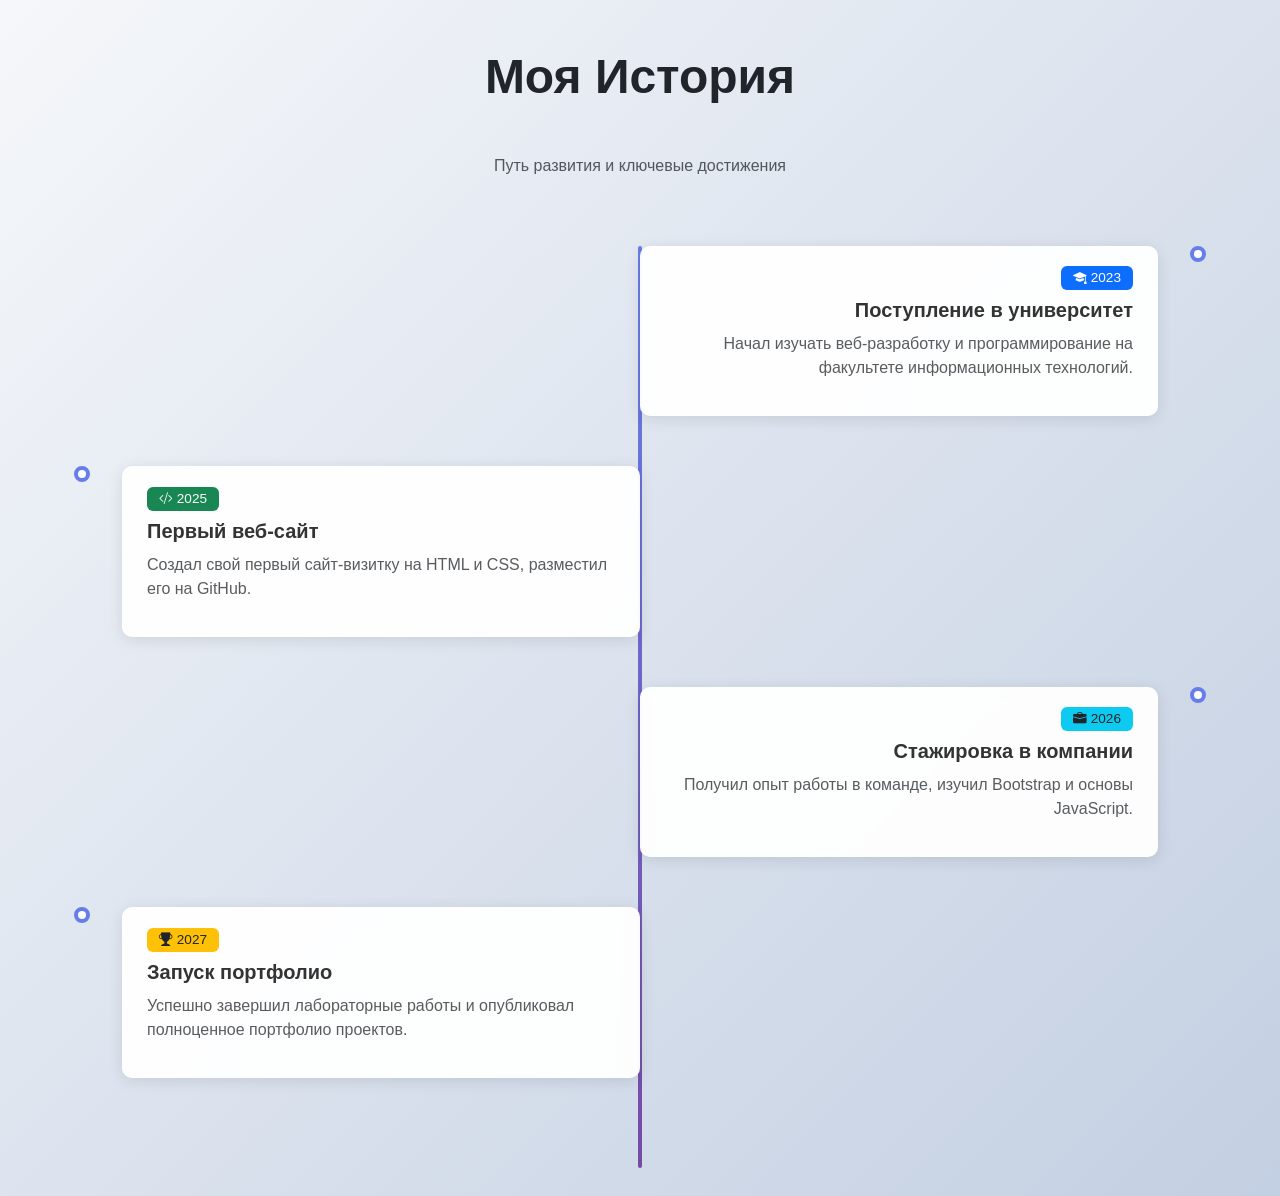
<file: timeline.html>
<!DOCTYPE html>
<html lang="ru">
<head>
    <meta charset="UTF-8">
    <meta name="viewport" content="width=device-width, initial-scale=1.0">
    <title>Моя История - Timeline</title>
    <!-- Подключение Bootstrap CSS -->
    <link href="https://cdn.jsdelivr.net/npm/bootstrap@5.3.0/dist/css/bootstrap.min.css" rel="stylesheet">
    <!-- Подключение Bootstrap Icons (Шаг 10.7) -->
    <link rel="stylesheet" href="https://cdn.jsdelivr.net/npm/bootstrap-icons@1.11.3/font/bootstrap-icons.min.css">
    <!-- Подключение кастомных стилей -->
    <link rel="stylesheet" href="custom.css">
</head>
<body>

    <div class="container my-5">
        <h2 class="text-center mb-5 display-5 fw-bold">Моя История</h2>
        <p class="text-center text-muted mb-5">Путь развития и ключевые достижения</p>
        
        <!-- Временная шкала -->
        <div class="timeline">
            
            <!-- Событие 1 (Справа) - Образование -->
            <div class="timeline-item">
                <div class="timeline-content">
                    <!-- Бейдж с годом и иконкой -->
                    <span class="badge bg-primary mb-2">
                        <i class="bi bi-mortarboard-fill"></i> 2023
                    </span>
                    <h5>Поступление в университет</h5>
                    <p class="text-muted">
                        Начал изучать веб-разработку и программирование на факультете информационных технологий.
                    </p>
                </div>
            </div>

            <!-- Событие 2 (Слева) - Программирование -->
            <div class="timeline-item timeline-item-left">
                <div class="timeline-content">
                    <!-- Бейдж с годом и иконкой -->
                    <span class="badge bg-success mb-2">
                        <i class="bi bi-code-slash"></i> 2025
                    </span>
                    <h5>Первый веб-сайт</h5>
                    <p class="text-muted">
                        Создал свой первый сайт-визитку на HTML и CSS, разместил его на GitHub.
                    </p>
                </div>
            </div>

            <!-- Событие 3 (Справа) - Работа -->
            <div class="timeline-item">
                <div class="timeline-content">
                    <!-- Бейдж с годом и иконкой -->
                    <span class="badge bg-info text-dark mb-2">
                        <i class="bi bi-briefcase-fill"></i> 2026
                    </span>
                    <h5>Стажировка в компании</h5>
                    <p class="text-muted">
                        Получил опыт работы в команде, изучил Bootstrap и основы JavaScript.
                    </p>
                </div>
            </div>

            <!-- Событие 4 (Слева) - Достижение -->
            <div class="timeline-item timeline-item-left">
                <div class="timeline-content">
                    <!-- Бейдж с годом и иконкой -->
                    <span class="badge bg-warning text-dark mb-2">
                        <i class="bi bi-trophy-fill"></i> 2027
                    </span>
                    <h5>Запуск портфолио</h5>
                    <p class="text-muted">
                        Успешно завершил лабораторные работы и опубликовал полноценное портфолио проектов.
                    </p>
                </div>
            </div>

        </div>
    </div>

    <!-- Подключение Bootstrap JS -->
    <script src="https://cdn.jsdelivr.net/npm/bootstrap@5.3.0/dist/js/bootstrap.bundle.min.js"></script>
</body>
</html>
</file>
<file: custom.css>
.card {
transition: transform 0.3s ease;
}

.card:hover {
transform: scale(1.05);
}

/* Общие стили */
body {
font-family: "Segoe UI", Tahoma, Geneva, Verdana, sans-serif;
}

/* Кастомные цвета для навбара */
.navbar-brand {
font-weight: bold;
font-size: 1.5rem;
letter-spacing: 1px;
}

.navbar-dark .navbar-nav .nav-link:hover {
color: #ffc107 !important;
transition: color 0.3s ease;
}

/* Улучшение Hero-секции */
#home {
background: linear-gradient(135deg, #667eea 0%, #764ba2 100%);
color: white;
min-height: 400px;
display: flex;
align-items: center;
}

#home h1 {
color: white;
}

#home .lead {
color: rgba(255, 255, 255, 0.9);
}

#home .btn {
box-shadow: 0 4px 15px rgba(0, 0, 0, 0.2);
transition: transform 0.3s ease;
}

#home .btn:hover {
transform: translateY(-3px);
box-shadow: 0 6px 20px rgba(0, 0, 0, 0.3);
}

/* Анимация для карточек */
.card {
transition: transform 0.3s ease, box-shadow 0.3s ease;
}

.card:hover {
transform: translateY(-10px);
box-shadow: 0 10px 30px rgba(0, 0, 0, 0.15) !important;
}

/* Стилизация кнопок */
.btn {
border-radius: 25px;
padding: 10px 30px;
font-weight: 500;
transition: all 0.3s ease;
}

/* Улучшение формы */
.form-control:focus {
border-color: #667eea;
box-shadow: 0 0 0 0.2rem rgba(102, 126, 234, 0.25);
}

/* Анимация для бейджей */
.badge {
padding: 8px 15px;
font-size: 0.9rem;
font-weight: 500;
transition: transform 0.2s ease;
}

.badge:hover {
transform: scale(1.1);
cursor: pointer;
}

/* Стилизация прогресс-баров */
.progress {
height: 25px;
border-radius: 15px;
background-color: #e9ecef;
}

.progress-bar {
border-radius: 15px;
font-weight: bold;
line-height: 25px;
}

/* Улучшение аккордеона */
.accordion-button:not(.collapsed) {
background-color: #667eea;
color: white;
}

.accordion-button:focus {
box-shadow: none;
border-color: #667eea;
}

/* Футер */
footer {
background-color: #212529;
color: white;
padding: 40px 0;
margin-top: 80px;
}

footer h5 {
color: #ffc107;
margin-bottom: 20px;
}

footer a {
color: rgba(255, 255, 255, 0.7);
text-decoration: none;
transition: color 0.3s ease;
}

footer a:hover {
color: #ffc107;
}

/* Адаптивность */
@media (max-width: 768px) {
#home {
min-height: 300px;
}
#home h1 {
font-size: 2rem;
}
.card {
margin-bottom: 20px;
}
}

/* --- Общие стили (из Шага 9) --- */
body {
font-family: "Segoe UI", Tahoma, Geneva, Verdana, sans-serif;
/* Градиентный фон (Шаг 10.9) */
background: linear-gradient(135deg, #f5f7fa 0%, #c3cfe2 100%);
min-height: 100vh;
}

/* --- ВРЕМЕННАЯ ШКАЛА (Шаг 10.5) --- */

.timeline {
position: relative;
padding: 20px 0;
}

/* Центральная линия */
.timeline::before {
content: '';
position: absolute;
left: 50%;
transform: translateX(-50%);
width: 4px;
height: 100%;
background: linear-gradient(180deg, #667eea 0%, #764ba2 100%);
border-radius: 2px;
}

/* Контейнер события */
.timeline-item {
position: relative;
margin-bottom: 50px;
width: 50%;
padding-right: 40px;
text-align: right;
/* TODO 10.3: Добавлен отступ слева для правых элементов */
margin-left: 50%; 
}

/* Левые элементы */
.timeline-item-left {
margin-left: 0;
padding-right: 0;
padding-left: 40px;
text-align: left;
}

/* Круглые точки на линии */
.timeline-item::before {
content: '';
position: absolute;
right: -8px;
top: 0;
width: 16px;
height: 16px;
background: white;
border: 4px solid #667eea;
border-radius: 50%;
z-index: 1;
/* TODO 10.4: Добавлена транзиция для плавной анимации */
transition: transform 0.3s ease; 
}

/* Точки для левых элементов */
.timeline-item-left::before {
right: auto;
left: -8px;
}

/* Увеличение точки при наведении */
.timeline-item:hover::before {
transform: scale(1.5);
background: #667eea;
}

/* Карточка с контентом */
.timeline-content {
background: rgba(255, 255, 255, 0.95);
backdrop-filter: blur(10px);
padding: 20px 25px;
border-radius: 10px;
box-shadow: 0 3px 15px rgba(0, 0, 0, 0.1);
transition: all 0.3s ease;
}

.timeline-content:hover {
/* TODO 10.5: Добавлен эффект поднятия карточки */
transform: translateY(-5px); 
box-shadow: 0 8px 25px rgba(0, 0, 0, 0.15);
}

.timeline-content h5 {
color: #333;
margin-bottom: 10px;
font-weight: 600;
}

.timeline-content .badge {
font-size: 0.85rem;
padding: 5px 12px;
}

/* Пульсация точек (Эксперимент для продвинутых) */
@keyframes pulse {
0%, 100% {
    box-shadow: 0 0 0 0 rgba(102, 126, 234, 0.7);
}
50% {
    box-shadow: 0 0 0 10px rgba(102, 126, 234, 0);
}
}

.timeline-item::before {
animation: pulse 2s infinite;
}

/* Адаптивность для мобильных */
@media (max-width: 768px) {
/* Линия слева */
.timeline::before {
    left: 20px;
}
/* Все элементы слева */
.timeline-item, .timeline-item-left {
    width: 100%;
    margin-left: 0;
    padding-left: 60px;
    padding-right: 0;
    text-align: left;
}
/* Точки слева */
.timeline-item::before, .timeline-item-left::before {
    left: 12px;
    right: auto;
}
}




html {
scroll-behavior: smooth;
}

body {
font-family: 'Segoe UI', Tahoma, Geneva, Verdana, sans-serif;
}

.hero-section {
background: linear-gradient(135deg, #667eea 0%, #764ba2 100%);
padding-top: 56px;
}

.navbar-brand {
font-weight: bold;
font-size: 1.5rem;
}

.navbar-nav .nav-link {
transition: color 0.3s ease;
}

.navbar-nav .nav-link:hover {
color: #ffc107;
}

.card {
transition: transform 0.3s ease, box-shadow 0.3s ease;
border: none;
box-shadow: 0 2px 10px rgba(255, 255, 255, 0.95);
}

.card:hover {
transform: translateY(-10px);
box-shadow: 0 10px 30px rgba(255, 255, 255, 0.95);
}

.btn {
border-radius: 25px;
padding: 10px 30px;
font-weight: 500;
transition: all 0.3s ease;
}

.btn:hover {
transform: translateY(-2px);
}

.form-control:focus {
border-color: #667eea;
box-shadow: 0 0 0 0.2rem rgba(102, 126, 234, 0.25);
}

footer a:hover {
color: #ffc107;
}

@media (max-width: 768px) {
.hero-section h1 {
    font-size: 2rem;
}

.hero-section {
    padding-top: 70px;
}
}
</file>
